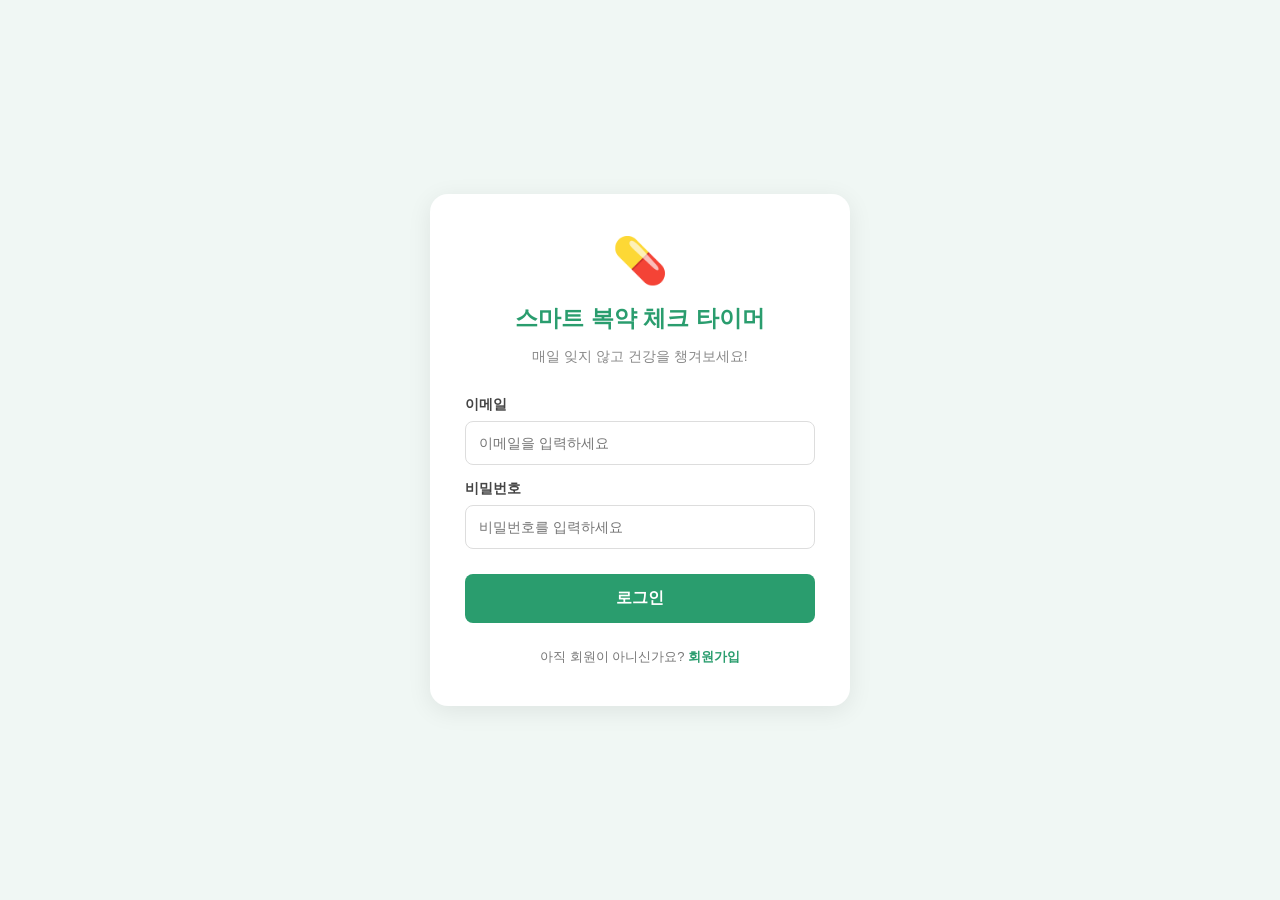
<file: index.html>
<!doctype html>
<html lang="ko">
  <head>
    <meta charset="UTF-8" />
    <meta name="viewport" content="width=device-width, initial-scale=1.0" />

    <title>스마트 복약 체크 타이머</title>

    <link rel="stylesheet" href="style.css" />
  </head>

  <body>
    <div class="container">
      <header class="header">
        <div class="logo">
          <span class="logo-icon">💊</span>
          <h1>복약 체크 타이머</h1>
          <button id="logoutButton">로그아웃</button>
        </div>

        <div class="today">
          <span id="todayDate"></span>
        </div>
      </header>

      <section class="welcome">
        <div>
          <p class="welcome-label">DAILY MEDICATION</p>

          <h2>오늘도 건강을 챙겨볼까요?</h2>

          <p>잊지 않고 챙기는 작은 습관이 건강을 만듭니다.</p>
        </div>

        <div class="welcome-icon">🌿</div>
      </section>

      <section class="summary">
        <div class="summary-card">
          <p>오늘의 복약 일정</p>
          <h3 id="totalCount">0개</h3>
        </div>

        <div class="summary-card">
          <p>복용 완료</p>
          <h3 id="completedCount">0개</h3>
        </div>

        <div class="summary-card">
          <p>남은 복약</p>
          <h3 id="remainingCount">0개</h3>
        </div>
      </section>

      <main class="medication-section">
        <div class="section-header">
          <div>
            <h2>오늘의 복약 목록</h2>

            <p>오늘 챙겨야 할 약과 영양제를 확인하세요.</p>
          </div>

          <button class="add-button" id="addButton">+ 약 추가</button>
        </div>

        <div id="medicationList" class="medication-list"></div>
      </main>

      <section class="quick-add-section">
        <h2>빠른 추가</h2>

        <p>자주 먹는 영양제를 간편하게 등록하세요.</p>

        <div class="quick-add-buttons">
          <button class="quick-button" data-name="유산균" data-icon="🥛">
            🥛 유산균
          </button>

          <button class="quick-button" data-name="오메가3" data-icon="🐟">
            🐟 오메가3
          </button>

          <button class="quick-button" data-name="비타민" data-icon="🍊">
            🍊 비타민
          </button>
        </div>
      </section>

      <section class="test-section">
        <div>
          <h3>알림 테스트</h3>

          <p>10초 뒤 알림이 작동하는지 확인할 수 있습니다.</p>
        </div>

        <button id="testNotificationButton">10초 뒤 알림 테스트</button>
      </section>

      <footer class="footer">
        <p>스마트 복약 체크 타이머 · 건강한 하루를 위한 작은 습관</p>
      </footer>
    </div>

    <script src="script.js"></script>
  </body>
</html>
</file>
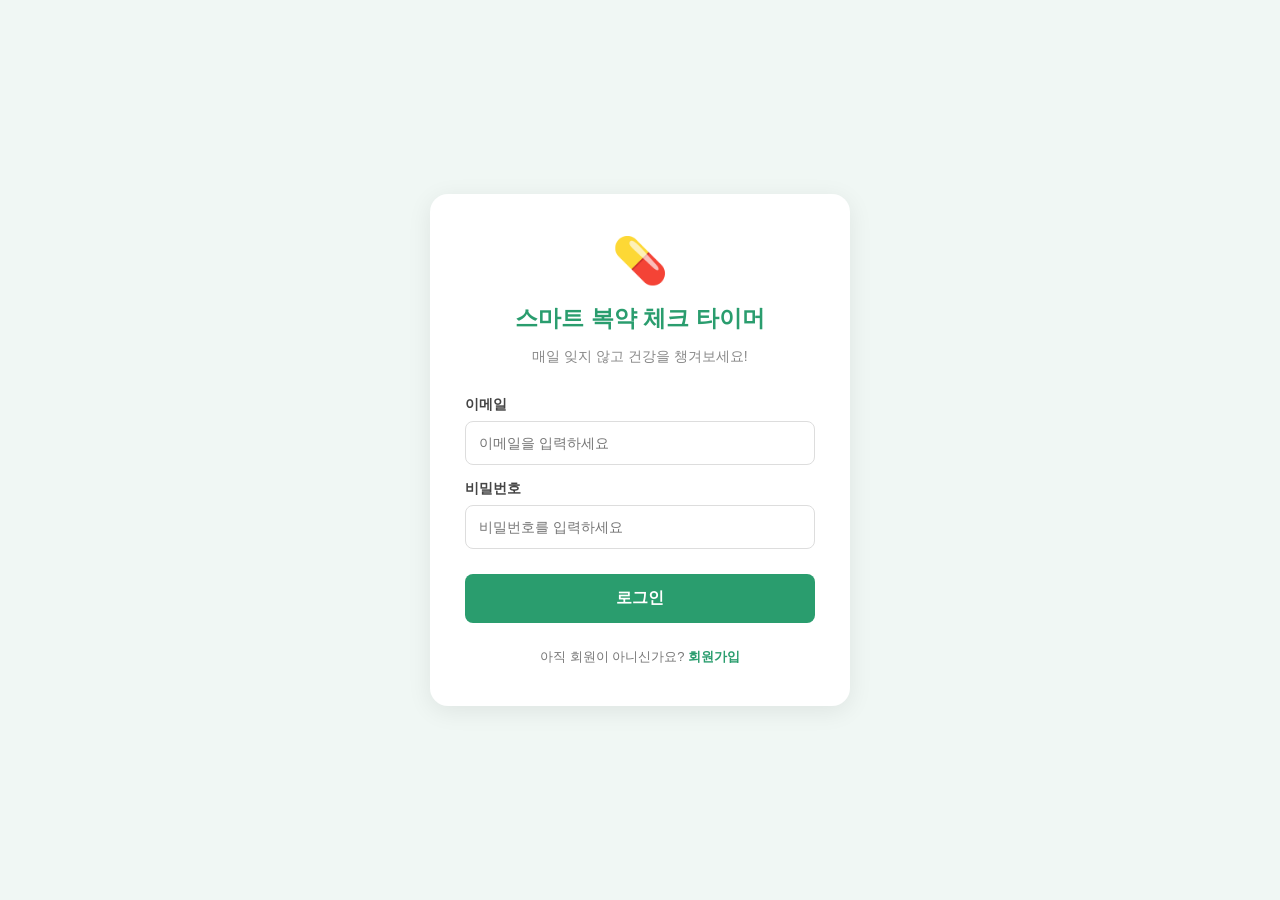
<file: login.html>
<!doctype html>
<html lang="ko">
  <head>
    <meta charset="UTF-8" />
    <meta name="viewport" content="width=device-width, initial-scale=1.0" />
    <title>로그인</title>
    <link rel="stylesheet" href="auth.css" />
  </head>
  <body>
    <div class="auth-container">
      <div class="logo">💊</div>
      <h1>스마트 복약 체크 타이머</h1>
      <p class="subtitle">매일 잊지 않고 건강을 챙겨보세요!</p>

      <form id="loginForm">
        <label for="email">이메일</label>
        <input
          type="email"
          id="email"
          placeholder="이메일을 입력하세요"
          required
        />

        <label for="password">비밀번호</label>
        <input
          type="password"
          id="password"
          placeholder="비밀번호를 입력하세요"
          required
        />

        <button type="submit">로그인</button>
      </form>

      <p id="message"></p>

      <div class="auth-link">
        아직 회원이 아니신가요?
        <a href="signup.html">회원가입</a>
      </div>
    </div>

    <script src="login.js"></script>
  </body>
</html>
</file>
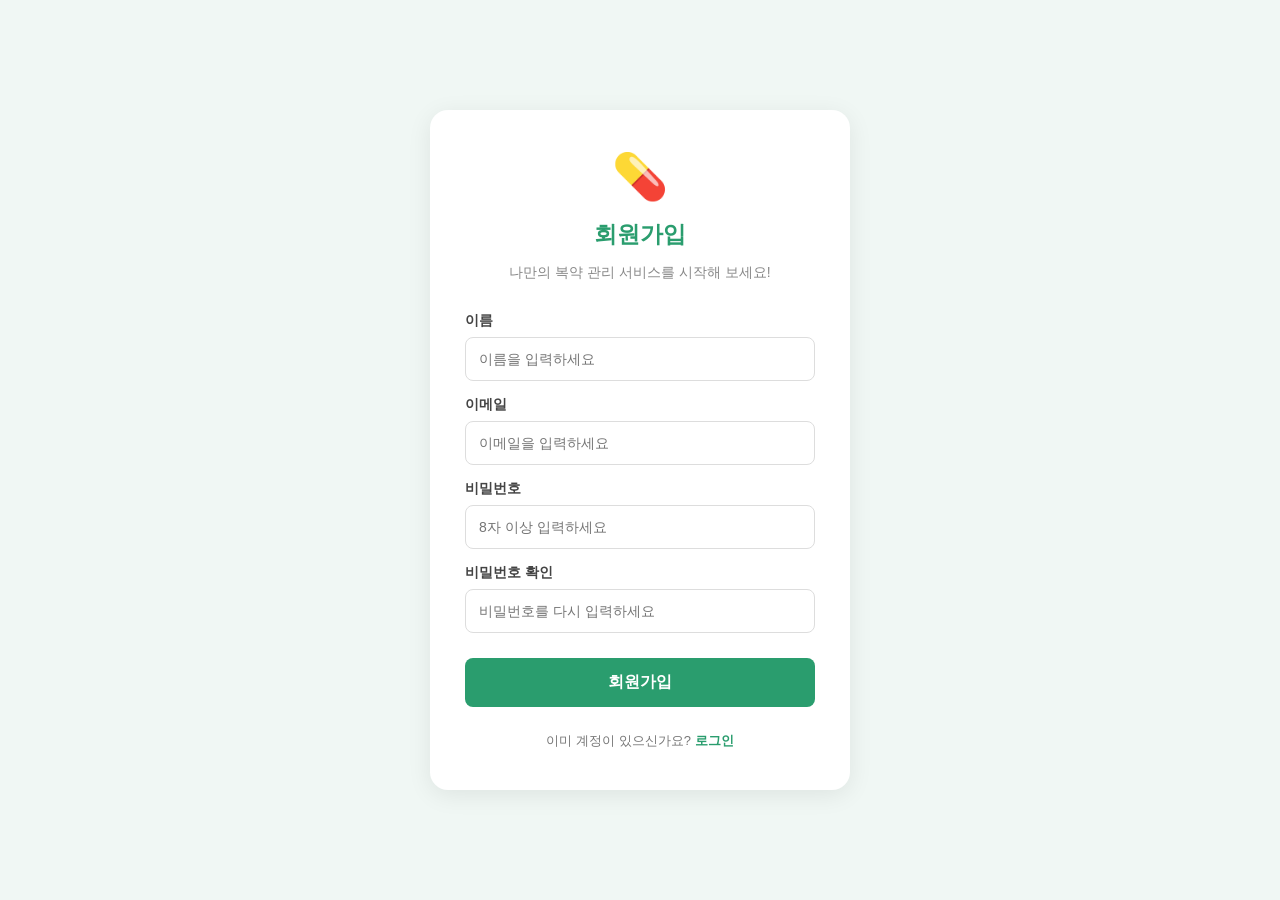
<file: signup.html>
<!doctype html>
<html lang="ko">
  <head>
    <meta charset="UTF-8" />
    <meta name="viewport" content="width=device-width, initial-scale=1.0" />
    <title>회원가입</title>
    <link rel="stylesheet" href="auth.css" />
  </head>
  <body>
    <div class="auth-container">
      <div class="logo">💊</div>
      <h1>회원가입</h1>
      <p class="subtitle">나만의 복약 관리 서비스를 시작해 보세요!</p>

      <form id="signupForm">
        <label for="name">이름</label>
        <input type="text" id="name" placeholder="이름을 입력하세요" required />

        <label for="email">이메일</label>
        <input
          type="email"
          id="email"
          placeholder="이메일을 입력하세요"
          required
        />

        <label for="password">비밀번호</label>
        <input
          type="password"
          id="password"
          placeholder="8자 이상 입력하세요"
          minlength="8"
          required
        />

        <label for="confirmPassword">비밀번호 확인</label>
        <input
          type="password"
          id="confirmPassword"
          placeholder="비밀번호를 다시 입력하세요"
          required
        />

        <button type="submit">회원가입</button>
      </form>

      <p id="message"></p>

      <div class="auth-link">
        이미 계정이 있으신가요?
        <a href="login.html">로그인</a>
      </div>
    </div>

    <script src="signup.js"></script>
  </body>
</html>
</file>
<file: style.css>
@import url("https://fonts.googleapis.com/css2?family=Noto+Sans+KR:wght@400;500;600;700&display=swap");

* {
  margin: 0;
  padding: 0;
  box-sizing: border-box;
}

body {
  font-family: "Noto Sans KR", sans-serif;
  background-color: #f5f8f5;
  color: #26352d;
}

button {
  font-family: inherit;
  cursor: pointer;
  border: none;
  transition: 0.2s;
}

.container {
  max-width: 1100px;
  margin: 0 auto;
  padding: 35px 25px;
}

.header {
  display: flex;
  justify-content: space-between;
  align-items: center;
  margin-bottom: 35px;
}

.logo {
  display: flex;
  align-items: center;
  gap: 12px;
}

.logo-icon {
  font-size: 30px;
}

.logo h1 {
  font-size: 23px;
  font-weight: 700;
}

.today {
  color: #758379;
  font-size: 14px;
}

.welcome {
  display: flex;
  justify-content: space-between;
  align-items: center;

  background: #e5f2e8;

  border-radius: 20px;
  padding: 35px;
  margin-bottom: 25px;
}

.welcome-label {
  color: #5b9470;
  font-size: 12px;
  font-weight: 700;
  letter-spacing: 1.5px;
  margin-bottom: 12px;
}

.welcome h2 {
  font-size: 25px;
  margin-bottom: 12px;
}

.welcome p:last-child {
  font-size: 14px;
  color: #6e8073;
}

.welcome-icon {
  font-size: 65px;
}

.summary {
  display: grid;
  grid-template-columns: repeat(3, 1fr);
  gap: 18px;
  margin-bottom: 35px;
}

.summary-card {
  background: white;
  padding: 25px;
  border-radius: 16px;
  border: 1px solid #e9eee9;
}

.summary-card p {
  font-size: 14px;
  color: #7b887e;
  margin-bottom: 12px;
}

.summary-card h3 {
  font-size: 27px;
  color: #3e7953;
}

.medication-section {
  margin-bottom: 35px;
}

.section-header {
  display: flex;
  justify-content: space-between;
  align-items: center;
  margin-bottom: 20px;
}

.section-header h2,
.quick-add-section h2 {
  font-size: 20px;
  margin-bottom: 8px;
}

.section-header p,
.quick-add-section > p {
  font-size: 13px;
  color: #849087;
}

.add-button {
  background: #4b8b60;
  color: white;

  padding: 12px 20px;
  border-radius: 10px;

  font-size: 14px;
}

.add-button:hover {
  background: #3d754f;
}

.medication-list {
  display: flex;
  flex-direction: column;
  gap: 13px;
}

.medication-card {
  display: flex;
  justify-content: space-between;
  align-items: center;

  background: white;
  border: 1px solid #e9eee9;
  border-radius: 15px;

  padding: 22px;
}

.medication-info {
  display: flex;
  align-items: center;
  gap: 16px;
}

.medication-icon {
  width: 50px;
  height: 50px;

  background: #edf5ee;
  border-radius: 13px;

  display: flex;
  justify-content: center;
  align-items: center;

  font-size: 25px;
}

.medication-info h3 {
  font-size: 16px;
  margin-bottom: 6px;
}

.medication-info p {
  font-size: 13px;
  color: #879187;
}

.medication-actions {
  display: flex;
  align-items: center;
  gap: 12px;
}

.time-label {
  font-size: 13px;
  color: #728076;
}

.check-button {
  background: #edf5ee;
  color: #4b8b60;

  padding: 10px 16px;
  border-radius: 9px;

  font-size: 13px;
  font-weight: 600;
}

.check-button:hover {
  background: #dcebdd;
}

.check-button.completed {
  background: #4b8b60;
  color: white;
}

.delete-button {
  background: transparent;
  color: #a0aaa1;

  font-size: 22px;
  padding: 5px;
}

.delete-button:hover {
  color: #e05252;
}

.medication-card.is-completed {
  background: #f9fbf9;
}

.medication-card.is-completed .medication-info h3 {
  text-decoration: line-through;
  color: #8b968d;
}

.empty-message {
  background: white;
  border: 1px solid #e9eee9;
  border-radius: 15px;

  padding: 45px 20px;

  text-align: center;
  color: #879187;
  font-size: 14px;
}

.quick-add-section {
  background: white;

  padding: 25px;
  border-radius: 16px;
  border: 1px solid #e9eee9;

  margin-bottom: 25px;
}

.quick-add-buttons {
  display: flex;
  flex-wrap: wrap;
  gap: 12px;

  margin-top: 20px;
}

.quick-button {
  background: #f1f6f1;
  color: #4d7758;

  border: 1px solid #e1ebe2;

  padding: 13px 20px;
  border-radius: 12px;

  font-size: 14px;
}

.quick-button:hover {
  background: #e1efe3;
  transform: translateY(-2px);
}

.test-section {
  display: flex;
  justify-content: space-between;
  align-items: center;

  background: white;

  padding: 25px;
  border-radius: 16px;
  border: 1px solid #e9eee9;
}

.test-section h3 {
  font-size: 16px;
  margin-bottom: 8px;
}

.test-section p {
  font-size: 13px;
  color: #879187;
}

.test-section button {
  background: #edf5ee;
  color: #4b8b60;

  padding: 12px 18px;
  border-radius: 10px;

  font-weight: 600;
}

.test-section button:hover {
  background: #dcebdd;
}

.test-section button:disabled {
  opacity: 0.6;
  cursor: not-allowed;
}

.footer {
  text-align: center;
  color: #a0aaa1;

  font-size: 12px;
  margin-top: 30px;
}

@media (max-width: 650px) {
  .container {
    padding: 20px 15px;
  }

  .header {
    flex-direction: column;
    align-items: flex-start;
    gap: 12px;
  }

  .logo h1 {
    font-size: 18px;
  }

  .welcome {
    padding: 25px;
  }

  .welcome h2 {
    font-size: 20px;
  }

  .welcome-icon {
    font-size: 40px;
  }

  .summary {
    gap: 10px;
  }

  .summary-card {
    padding: 15px;
  }

  .summary-card p {
    font-size: 12px;
  }

  .summary-card h3 {
    font-size: 20px;
  }

  .section-header {
    align-items: flex-start;
    gap: 12px;
  }

  .section-header h2 {
    font-size: 18px;
  }

  .add-button {
    padding: 10px 14px;
    white-space: nowrap;
  }

  .medication-card {
    padding: 15px;
    gap: 10px;
  }

  .medication-info {
    gap: 10px;
  }

  .medication-icon {
    width: 40px;
    height: 40px;
    font-size: 20px;
  }

  .medication-info h3 {
    font-size: 14px;
  }

  .medication-actions {
    flex-direction: column;
    align-items: flex-end;
    gap: 8px;
  }

  .test-section {
    flex-direction: column;
    align-items: flex-start;
    gap: 15px;
  }

  .quick-add-buttons {
    gap: 8px;
  }

  .quick-button {
    padding: 11px 14px;
  }
}

/* 로그아웃 버튼 */
#logoutButton {
  padding: 10px 18px;
  background-color: white;
  color: #2a9d6e;
  border: 1px solid #2a9d6e;
  border-radius: 8px;
  font-size: 14px;
  font-weight: bold;
  cursor: pointer;
  transition: 0.2s;
}

#logoutButton:hover {
  background-color: #2a9d6e;
  color: white;
}

#logoutButton:active {
  transform: scale(0.96);
}

.main-header {
  display: flex;
  justify-content: space-between;
  align-items: center;
  gap: 15px;
  margin-bottom: 25px;
}

.main-header h1 {
  margin: 0;
}

@media (max-width: 480px) {
  .main-header {
    align-items: flex-start;
  }

  .main-header h1 {
    font-size: 20px;
  }

  #logoutButton {
    white-space: nowrap;
  }
}
</file>
<file: auth.css>
* {
  box-sizing: border-box;
}

body {
  margin: 0;
  min-height: 100vh;
  display: flex;
  justify-content: center;
  align-items: center;
  background: #f0f7f4;
  font-family: Arial, sans-serif;
}

.auth-container {
  width: 90%;
  max-width: 420px;
  padding: 40px 35px;
  background: white;
  border-radius: 18px;
  box-shadow: 0 5px 25px rgba(0, 0, 0, 0.08);
  text-align: center;
}

.logo {
  font-size: 45px;
  margin-bottom: 10px;
}

h1 {
  font-size: 23px;
  color: #2a9d6e;
  margin-bottom: 10px;
}

.subtitle {
  color: #888;
  font-size: 14px;
  margin-bottom: 30px;
}

form {
  text-align: left;
}

label {
  display: block;
  margin: 15px 0 7px;
  font-size: 14px;
  font-weight: bold;
  color: #444;
}

input {
  width: 100%;
  padding: 13px;
  border: 1px solid #ddd;
  border-radius: 8px;
  font-size: 14px;
}

input:focus {
  outline: none;
  border-color: #2a9d6e;
}

button {
  width: 100%;
  padding: 14px;
  margin-top: 25px;
  border: none;
  border-radius: 8px;
  background: #2a9d6e;
  color: white;
  font-size: 16px;
  font-weight: bold;
  cursor: pointer;
}

button:hover {
  background: #21865d;
}

#message {
  font-size: 14px;
  margin-top: 15px;
}

.auth-link {
  margin-top: 25px;
  font-size: 13px;
  color: #777;
}

.auth-link a {
  color: #2a9d6e;
  font-weight: bold;
  text-decoration: none;
}
</file>
